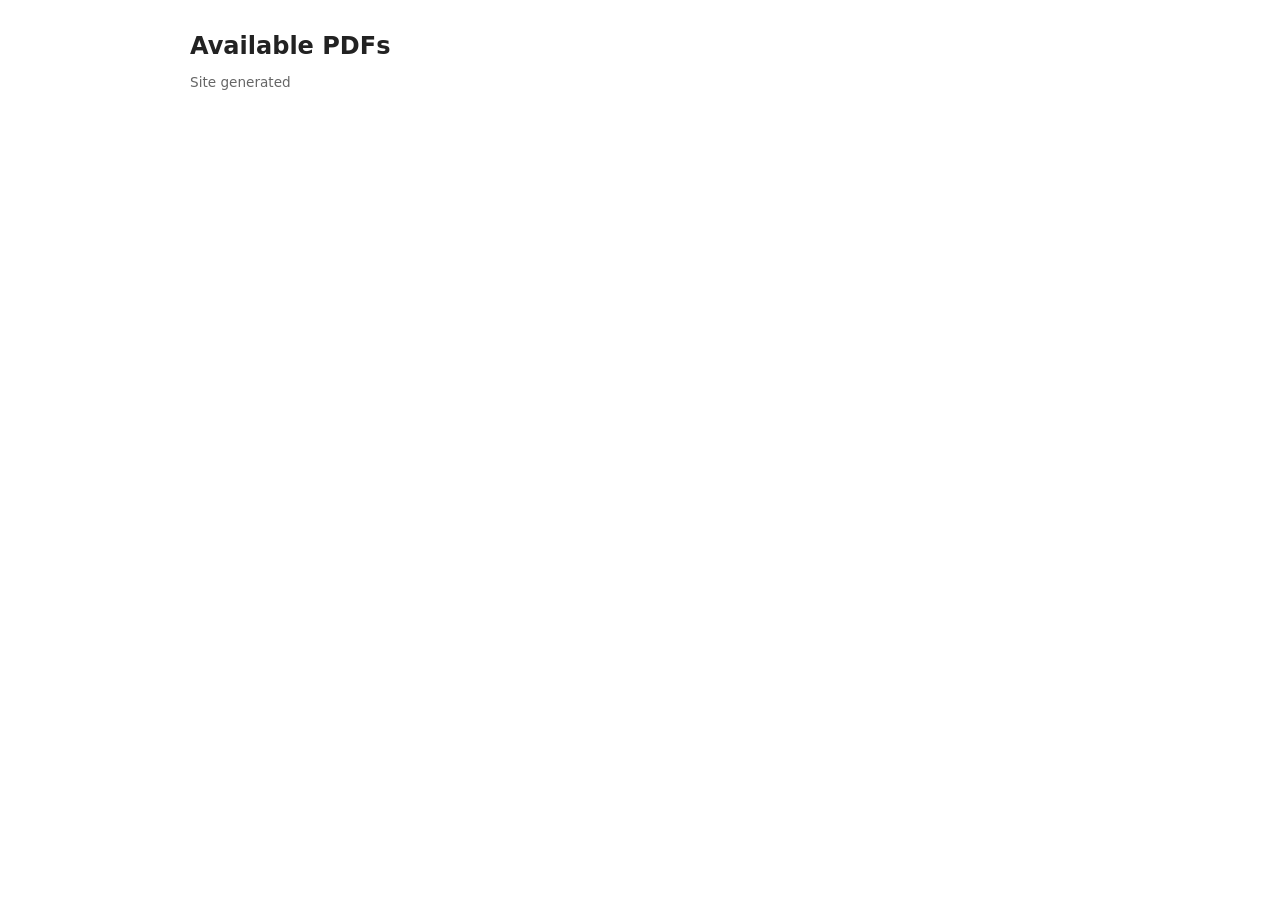
<file: site/index.html>
<!doctype html>
<html>
<head>
  <meta charset="utf-8">
  <title>capTemplate PDFs</title>
  <link rel="stylesheet" href="style.css">
</head>
<body>
  <h1>Available PDFs</h1>
  <p class="generated-line">Site generated <!-- GENERATED --></p>
  <!-- PDF_LIST -->

  <script>
    // Times are written into the page as UTC, because the machine that builds
    // the site runs in UTC and cannot know where it will be read. Rewrite them
    // in the reader's own timezone. If this does not run, the UTC text that
    // was written into each element stands on its own.
    (function () {
      var stamps = document.querySelectorAll('time[datetime]');
      for (var i = 0; i < stamps.length; i++) {
        var el = stamps[i];
        var when = new Date(el.getAttribute('datetime'));
        if (isNaN(when.getTime())) continue;
        var shown;
        try {
          shown = when.toLocaleString(undefined, {
            year: 'numeric', month: 'short', day: 'numeric',
            hour: '2-digit', minute: '2-digit', timeZoneName: 'short'
          });
        } catch (e) {
          continue;  // very old browser: leave the UTC text in place
        }
        el.textContent = (el.getAttribute('data-prefix') || '') + shown;
        el.title = 'UTC: ' + el.getAttribute('datetime');
      }
    })();
  </script>
</body>
</html>
</file>
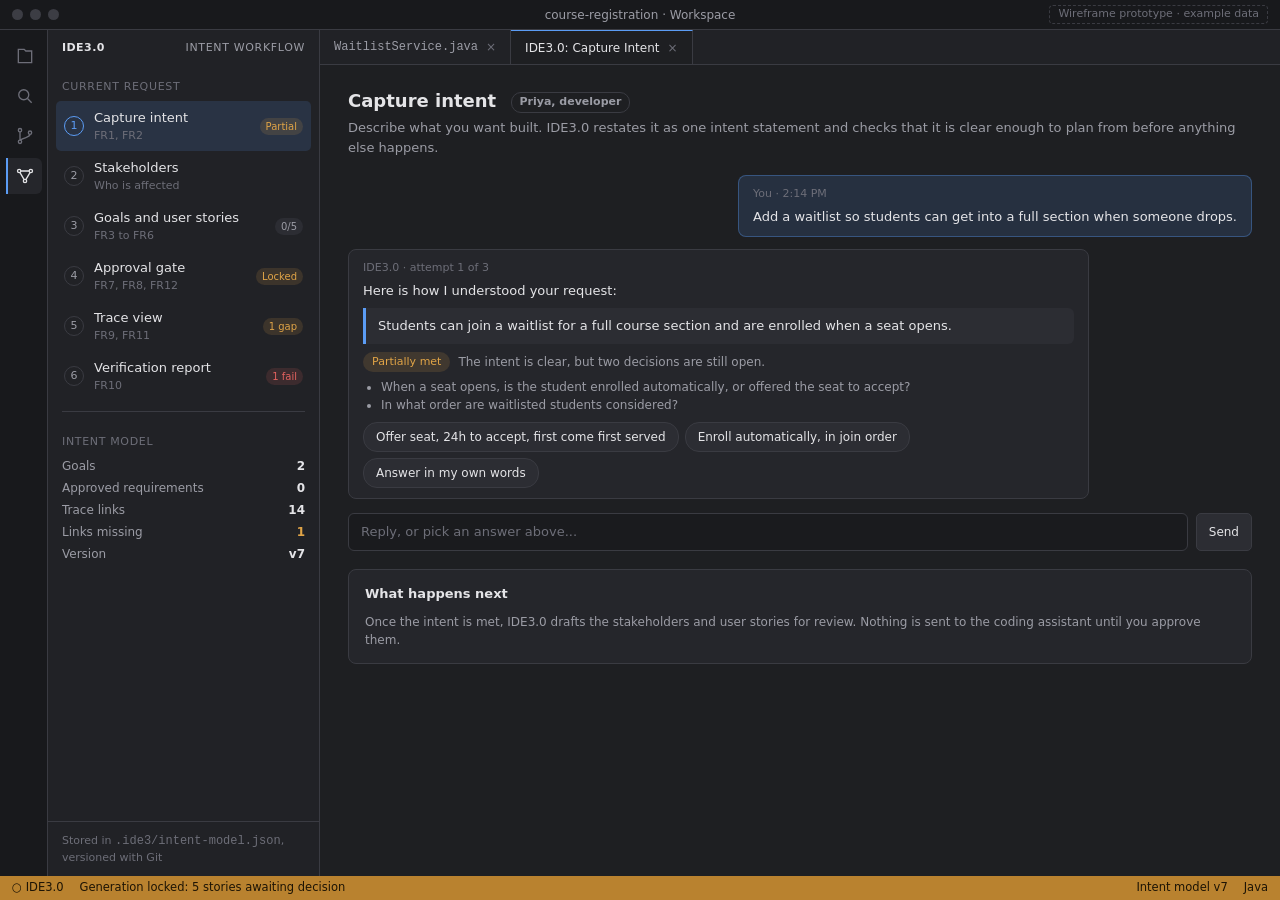
<file: docs/CDs/Wireframe/prototype/index.html>
<!doctype html>
<html lang="en">
<head>
<meta charset="utf-8">
<meta name="viewport" content="width=device-width, initial-scale=1">
<title>IDE3.0 Wireframe</title>
<!--
  IDE3.0 Wireframe Report (CD-Fall) - clickable prototype.
  Self-contained: no external scripts, fonts, or images, so it opens offline.
  Each screen has its own URL hash (#intent, #stakeholders, #stories, #gate,
  #trace, #verify) so screenshots for the report can be taken per screen.
  All project data shown is an invented example scenario.
-->
<style>
  :root {
    --bg: #1e1f22;
    --panel: #25262b;
    --panel-2: #2c2d33;
    --sidebar: #212226;
    --activity: #18191c;
    --border: #3a3b42;
    --text: #e4e4e7;
    --muted: #9b9ca5;
    --faint: #6d6e78;
    --accent: #5b9cf5;
    --accent-weak: rgba(91, 156, 245, 0.14);
    --ok: #4fb67d;
    --ok-weak: rgba(79, 182, 125, 0.14);
    --warn: #e0a447;
    --warn-weak: rgba(224, 164, 71, 0.14);
    --bad: #e3625f;
    --bad-weak: rgba(227, 98, 95, 0.14);
    --code: #1a1b1e;
    --mono: ui-monospace, "SF Mono", Menlo, Consolas, "Liberation Mono", monospace;
    --sans: system-ui, -apple-system, "Segoe UI", Roboto, "Helvetica Neue", Arial, sans-serif;
  }
  * { box-sizing: border-box; }
  html, body { margin: 0; height: 100%; }
  body {
    background: var(--bg);
    color: var(--text);
    font: 13px/1.5 var(--sans);
    overflow: hidden;
  }
  button { font: inherit; color: inherit; cursor: pointer; }
  .app { display: grid; grid-template-rows: 30px 1fr 24px; height: 100vh; }

  /* Title bar */
  .titlebar {
    display: flex; align-items: center; justify-content: center;
    background: var(--activity); border-bottom: 1px solid var(--border);
    color: var(--muted); font-size: 12px; position: relative;
  }
  .titlebar .dots { position: absolute; left: 12px; display: flex; gap: 7px; }
  .titlebar .dots span { width: 11px; height: 11px; border-radius: 50%; background: #3c3d44; }
  .titlebar .tag {
    position: absolute; right: 12px; font-size: 11px; color: var(--faint);
    border: 1px dashed var(--border); padding: 0 8px; border-radius: 4px;
  }

  .body { display: grid; grid-template-columns: 48px 272px 1fr; min-height: 0; }

  /* Activity bar */
  .activity {
    background: var(--activity); border-right: 1px solid var(--border);
    display: flex; flex-direction: column; align-items: center; padding-top: 8px; gap: 4px;
  }
  .activity .ico {
    width: 36px; height: 36px; border-radius: 6px; display: grid; place-items: center;
    color: var(--faint); border-left: 2px solid transparent;
  }
  .activity .ico.on { color: var(--text); border-left-color: var(--accent); background: var(--panel); border-radius: 0 6px 6px 0; }
  .activity svg { width: 20px; height: 20px; }

  /* Side bar */
  .sidebar { background: var(--sidebar); border-right: 1px solid var(--border); display: flex; flex-direction: column; min-height: 0; }
  .side-head {
    padding: 10px 14px; font-size: 11px; letter-spacing: 0.06em; text-transform: uppercase;
    color: var(--muted); display: flex; justify-content: space-between; align-items: center;
  }
  .side-head b { color: var(--text); font-weight: 600; letter-spacing: 0.04em; }
  .section-label { padding: 12px 14px 6px; font-size: 11px; color: var(--faint); text-transform: uppercase; letter-spacing: 0.06em; }
  .steps { list-style: none; margin: 0; padding: 0 8px; }
  .steps li button {
    width: 100%; display: grid; grid-template-columns: 22px 1fr auto; align-items: center; gap: 8px;
    background: none; border: 0; border-radius: 5px; padding: 7px 8px; text-align: left;
  }
  .steps li button:hover { background: var(--panel); }
  .steps li button.on { background: var(--accent-weak); }
  .steps .num {
    width: 20px; height: 20px; border-radius: 50%; display: grid; place-items: center;
    font-size: 11px; border: 1px solid var(--border); color: var(--muted);
  }
  .steps .done .num { background: var(--ok); border-color: var(--ok); color: #0d1f15; }
  .steps .cur .num { border-color: var(--accent); color: var(--accent); }
  .steps .name { font-size: 13px; }
  .steps .sub { display: block; font-size: 11px; color: var(--faint); }
  .steps .badge { font-size: 10px; padding: 1px 6px; border-radius: 9px; background: var(--panel-2); color: var(--muted); }
  .steps .badge.warn { background: var(--warn-weak); color: var(--warn); }
  .steps .badge.bad { background: var(--bad-weak); color: var(--bad); }
  .steps .badge.ok { background: var(--ok-weak); color: var(--ok); }
  .divider { height: 1px; background: var(--border); margin: 10px 14px; }
  .model-sum { padding: 0 14px; display: grid; grid-template-columns: 1fr auto; row-gap: 4px; color: var(--muted); font-size: 12px; }
  .model-sum b { color: var(--text); font-weight: 600; text-align: right; }
  .side-foot { margin-top: auto; padding: 10px 14px; font-size: 11px; color: var(--faint); border-top: 1px solid var(--border); }

  /* Editor area */
  .editor { display: grid; grid-template-rows: 35px 1fr; min-width: 0; min-height: 0; }
  .tabs { display: flex; background: var(--sidebar); border-bottom: 1px solid var(--border); }
  .tab { padding: 0 14px; display: flex; align-items: center; gap: 8px; font-size: 12px; color: var(--muted); border-right: 1px solid var(--border); }
  .tab.on { background: var(--bg); color: var(--text); border-top: 1px solid var(--accent); }
  .tab .x { color: var(--faint); }
  .view { overflow: auto; padding: 22px 28px 40px; }
  .screen { display: none; max-width: 1060px; }
  .screen.on { display: block; }
  h1 { font-size: 18px; margin: 0 0 4px; font-weight: 600; }
  .lede { color: var(--muted); margin: 0 0 18px; }
  .persona { display: inline-flex; gap: 6px; align-items: center; font-size: 11px; color: var(--muted); border: 1px solid var(--border); border-radius: 10px; padding: 1px 8px; margin-left: 8px; vertical-align: 2px; }
  h2 { font-size: 13px; margin: 0 0 10px; font-weight: 600; }

  .card { background: var(--panel); border: 1px solid var(--border); border-radius: 8px; padding: 14px 16px; margin-bottom: 14px; }
  .row { display: flex; gap: 14px; }
  .row > * { flex: 1; min-width: 0; }
  .muted { color: var(--muted); }
  .faint { color: var(--faint); }
  .small { font-size: 12px; }
  .mono { font-family: var(--mono); font-size: 12px; }

  .btn {
    border: 1px solid var(--border); background: var(--panel-2); border-radius: 5px;
    padding: 5px 12px; font-size: 12px;
  }
  .btn:hover { border-color: var(--muted); }
  .btn.primary { background: var(--accent); border-color: var(--accent); color: #0b1830; font-weight: 600; }
  .btn.primary:disabled { background: var(--panel-2); border-color: var(--border); color: var(--faint); cursor: not-allowed; }
  .btn.ok { color: var(--ok); }
  .btn.bad { color: var(--bad); }
  .btn.sel-ok { background: var(--ok-weak); border-color: var(--ok); color: var(--ok); }
  .btn.sel-bad { background: var(--bad-weak); border-color: var(--bad); color: var(--bad); }
  .btn.sel-edit { background: var(--warn-weak); border-color: var(--warn); color: var(--warn); }
  .actions { display: flex; gap: 8px; flex-wrap: wrap; align-items: center; }

  .pill { display: inline-block; font-size: 11px; padding: 1px 8px; border-radius: 10px; border: 1px solid transparent; white-space: nowrap; }
  .pill.ok { background: var(--ok-weak); color: var(--ok); }
  .pill.warn { background: var(--warn-weak); color: var(--warn); }
  .pill.bad { background: var(--bad-weak); color: var(--bad); }
  .pill.info { background: var(--accent-weak); color: var(--accent); }
  .pill.neutral { background: var(--panel-2); color: var(--muted); }

  /* Chat */
  .chat { display: flex; flex-direction: column; gap: 12px; }
  .msg { max-width: 82%; padding: 10px 14px; border-radius: 8px; }
  .msg.dev { align-self: flex-end; background: var(--accent-weak); border: 1px solid rgba(91,156,245,0.35); }
  .msg.sys { align-self: flex-start; background: var(--panel); border: 1px solid var(--border); }
  .msg .who { font-size: 11px; color: var(--faint); margin-bottom: 4px; }
  .intent-box { border-left: 3px solid var(--accent); background: var(--panel-2); padding: 8px 12px; border-radius: 0 6px 6px 0; margin: 8px 0; }
  .verdict { display: flex; gap: 8px; align-items: center; margin: 8px 0 4px; }
  .composer { margin-top: 14px; display: flex; gap: 8px; }
  .composer .input {
    flex: 1; background: var(--code); border: 1px solid var(--border); border-radius: 6px;
    padding: 8px 12px; color: var(--faint);
  }
  .quick { display: flex; gap: 6px; flex-wrap: wrap; margin-top: 8px; }
  .quick .btn { border-radius: 14px; }

  /* Lists */
  .list { display: flex; flex-direction: column; gap: 8px; }
  .item { display: grid; grid-template-columns: 1fr auto; gap: 12px; align-items: start; background: var(--panel-2); border: 1px solid var(--border); border-radius: 6px; padding: 10px 12px; }
  .item .t { font-weight: 600; }
  .item .d { color: var(--muted); font-size: 12px; }
  .item.declined { opacity: 0.55; }
  .item.declined .t { text-decoration: line-through; }

  .story { background: var(--panel-2); border: 1px solid var(--border); border-radius: 6px; padding: 12px 14px; margin-bottom: 10px; }
  .story.approved { border-color: rgba(79,182,125,0.55); }
  .story.rejected { border-color: rgba(227,98,95,0.55); opacity: 0.7; }
  .story.editing { border-color: rgba(224,164,71,0.6); }
  .story-head { display: flex; gap: 10px; align-items: center; margin-bottom: 6px; }
  .story-id { font-family: var(--mono); font-size: 11px; color: var(--accent); }
  .story-text { font-size: 13.5px; }
  .story-text em { color: var(--muted); font-style: normal; }
  .story-meta { display: grid; grid-template-columns: 1fr 1fr; gap: 10px; margin: 10px 0; font-size: 12px; }
  .story-meta .lab { color: var(--faint); font-size: 11px; text-transform: uppercase; letter-spacing: 0.05em; }
  .checks { display: flex; gap: 6px; flex-wrap: wrap; }
  .edit-area { display: none; margin: 8px 0; }
  .story.editing .edit-area { display: block; }
  .edit-area .input { background: var(--code); border: 1px solid var(--warn); border-radius: 6px; padding: 8px 10px; font-size: 13px; }
  .goal-head { display: flex; align-items: baseline; gap: 10px; margin: 18px 0 8px; }
  .goal-head:first-child { margin-top: 0; }
  .goal-id { font-family: var(--mono); font-size: 11px; color: var(--muted); }
  .progress { height: 6px; background: var(--panel-2); border-radius: 3px; overflow: hidden; margin: 6px 0 2px; }
  .progress > div { height: 100%; background: var(--ok); width: 0; transition: width 0.2s; }

  /* Tables */
  table { width: 100%; border-collapse: collapse; font-size: 12.5px; }
  th { text-align: left; color: var(--faint); font-weight: 500; font-size: 11px; text-transform: uppercase; letter-spacing: 0.05em; padding: 6px 8px; border-bottom: 1px solid var(--border); }
  td { padding: 8px; border-bottom: 1px solid var(--border); vertical-align: top; }
  tr:last-child td { border-bottom: 0; }
  td.mono { white-space: nowrap; }

  pre.code { background: var(--code); border: 1px solid var(--border); border-radius: 6px; padding: 10px 12px; margin: 0; font: 12px/1.55 var(--mono); color: #cfd0d6; overflow-x: auto; }
  .k { color: #c792ea; } .c { color: var(--faint); } .s { color: #a5d6a7; } .j { color: #e0a447; }
  .add { color: var(--ok); } .del { color: var(--bad); }

  .lock { display: flex; gap: 14px; align-items: center; padding: 14px 16px; border-radius: 8px; border: 1px solid var(--border); margin-bottom: 14px; }
  .lock.locked { background: var(--warn-weak); border-color: rgba(224,164,71,0.5); }
  .lock.open { background: var(--ok-weak); border-color: rgba(79,182,125,0.5); }
  .lock svg { width: 28px; height: 28px; flex: none; }
  .lock .big { font-size: 15px; font-weight: 600; }

  /* Trace */
  .trace { display: grid; grid-template-columns: 300px 1fr; gap: 14px; }
  .tree { background: var(--panel); border: 1px solid var(--border); border-radius: 8px; padding: 10px 8px; font-size: 12.5px; }
  .tree .node { display: flex; gap: 6px; align-items: center; padding: 4px 8px; border-radius: 4px; cursor: pointer; border: 0; background: none; width: 100%; text-align: left; }
  .tree .node:hover { background: var(--panel-2); }
  .tree .node.on { background: var(--accent-weak); }
  .tree .lvl1 { padding-left: 22px; } .tree .lvl2 { padding-left: 38px; }
  .tree .tid { font-family: var(--mono); font-size: 11px; color: var(--accent); min-width: 48px; }
  .tree .gid { font-family: var(--mono); font-size: 11px; color: var(--muted); min-width: 30px; }
  .warn-dot { width: 7px; height: 7px; border-radius: 50%; background: var(--warn); margin-left: auto; flex: none; }
  .link-row { display: grid; grid-template-columns: 70px 1fr auto; gap: 10px; align-items: center; padding: 7px 0; border-bottom: 1px solid var(--border); font-size: 12.5px; }
  .link-row:last-child { border-bottom: 0; }
  .kind { font-size: 10.5px; text-transform: uppercase; letter-spacing: 0.05em; color: var(--faint); }
  .quote { border-left: 3px solid var(--border); padding: 4px 0 4px 12px; color: var(--muted); margin: 6px 0; }
  .timeline { list-style: none; margin: 0; padding: 0; font-size: 12px; }
  .timeline li { display: grid; grid-template-columns: 92px 1fr; gap: 8px; padding: 4px 0; color: var(--muted); }
  .timeline li b { color: var(--text); font-weight: 500; }

  /* Status bar */
  .status { display: flex; align-items: center; gap: 16px; padding: 0 12px; font-size: 11.5px; background: var(--accent); color: #0b1830; }
  .status.locked { background: #b9822f; color: #1d1405; }
  .status.open { background: #3f9466; color: #06170e; }
  .status .grow { flex: 1; }

  /* Toast */
  .toast { position: fixed; right: 20px; bottom: 36px; background: var(--panel-2); border: 1px solid var(--border); border-radius: 6px; padding: 10px 14px; font-size: 12px; opacity: 0; transform: translateY(6px); transition: all 0.2s; pointer-events: none; max-width: 360px; }
  .toast.show { opacity: 1; transform: none; }
</style>
</head>
<body>
<div class="app">
  <div class="titlebar">
    <div class="dots"><span></span><span></span><span></span></div>
    course-registration &middot; Workspace
    <div class="tag">Wireframe prototype &middot; example data</div>
  </div>

  <div class="body">
    <!-- Activity bar: host IDE chrome, IDE3.0 adds one entry (AR1, ACCR1) -->
    <nav class="activity" aria-label="Activity bar">
      <div class="ico" title="Explorer"><svg viewBox="0 0 24 24" fill="none" stroke="currentColor" stroke-width="1.6"><path d="M4 4h7l2 2h7v14H4z"/></svg></div>
      <div class="ico" title="Search"><svg viewBox="0 0 24 24" fill="none" stroke="currentColor" stroke-width="1.6"><circle cx="10.5" cy="10.5" r="6"/><path d="M15 15l5 5"/></svg></div>
      <div class="ico" title="Source control"><svg viewBox="0 0 24 24" fill="none" stroke="currentColor" stroke-width="1.6"><circle cx="6" cy="5" r="2"/><circle cx="6" cy="19" r="2"/><circle cx="18" cy="8" r="2"/><path d="M6 7v10M18 10c0 4-6 3-12 7"/></svg></div>
      <div class="ico on" title="IDE3.0"><svg viewBox="0 0 24 24" fill="none" stroke="currentColor" stroke-width="1.6"><circle cx="5" cy="6" r="2"/><circle cx="19" cy="6" r="2"/><circle cx="12" cy="18" r="2"/><path d="M7 6h10M6 8l5 8.3M18 8l-5 8.3"/></svg></div>
    </nav>

    <!-- IDE3.0 side bar: workflow stepper + intent model summary (EUR2) -->
    <aside class="sidebar">
      <div class="side-head"><b>IDE3.0</b><span>Intent workflow</span></div>
      <div class="section-label">Current request</div>
      <ul class="steps" id="steps"></ul>
      <div class="divider"></div>
      <div class="section-label">Intent model</div>
      <div class="model-sum">
        <span>Goals</span><b>2</b>
        <span>Approved requirements</span><b id="sumApproved">0</b>
        <span>Trace links</span><b>14</b>
        <span>Links missing</span><b id="sumMissing" style="color:var(--warn)">1</b>
        <span>Version</span><b>v7</b>
      </div>
      <div class="side-foot">Stored in <span class="mono">.ide3/intent-model.json</span>, versioned with Git</div>
    </aside>

    <main class="editor">
      <div class="tabs">
        <div class="tab"><span class="mono">WaitlistService.java</span><span class="x">&times;</span></div>
        <div class="tab on" id="tabTitle">IDE3.0: Capture Intent <span class="x">&times;</span></div>
      </div>
      <div class="view" id="view">

        <!-- ============ 1. CAPTURE INTENT ============ -->
        <section class="screen" id="s-intent" data-title="Capture Intent">
          <h1>Capture intent <span class="persona">Priya, developer</span></h1>
          <p class="lede">Describe what you want built. IDE3.0 restates it as one intent statement and checks that it is clear enough to plan from before anything else happens.</p>

          <div class="chat" id="chat">
            <div class="msg dev">
              <div class="who">You &middot; 2:14 PM</div>
              Add a waitlist so students can get into a full section when someone drops.
            </div>
            <div class="msg sys">
              <div class="who">IDE3.0 &middot; attempt 1 of 3</div>
              Here is how I understood your request:
              <div class="intent-box">Students can join a waitlist for a full course section and are enrolled when a seat opens.</div>
              <div class="verdict"><span class="pill warn">Partially met</span><span class="small muted">The intent is clear, but two decisions are still open.</span></div>
              <ul class="small" style="margin:6px 0 0 0;padding-left:18px;color:var(--muted)">
                <li>When a seat opens, is the student enrolled automatically, or offered the seat to accept?</li>
                <li>In what order are waitlisted students considered?</li>
              </ul>
              <div class="quick">
                <button class="btn" data-quick="Offer the seat, 24 hours to accept, first come first served">Offer seat, 24h to accept, first come first served</button>
                <button class="btn" data-quick="Enroll automatically, in join order">Enroll automatically, in join order</button>
                <button class="btn" data-quick="other">Answer in my own words</button>
              </div>
            </div>
          </div>

          <div class="composer">
            <div class="input" id="composer">Reply, or pick an answer above...</div>
            <button class="btn" id="btnRefine">Send</button>
          </div>

          <div class="card" style="margin-top:18px">
            <h2>What happens next</h2>
            <div class="small muted">Once the intent is met, IDE3.0 drafts the stakeholders and user stories for review. Nothing is sent to the coding assistant until you approve them.</div>
          </div>
        </section>

        <!-- ============ 2. STAKEHOLDERS ============ -->
        <section class="screen" id="s-stakeholders" data-title="Stakeholders">
          <h1>Stakeholders <span class="persona">Priya, developer</span></h1>
          <p class="lede">Who is affected by this feature. IDE3.0 drafted this list from your intent and the project's existing model. Edit it, then confirm.</p>

          <div class="intent-box" style="margin-bottom:16px">
            <span class="small faint">Approved intent:</span><br>
            Students can join a waitlist for a full section. When a seat opens, it is offered to the earliest waitlisted student, who has 24 hours to accept.
          </div>

          <div class="row">
            <div class="card">
              <h2>Draft v2 <span class="pill neutral" style="margin-left:6px">4 stakeholders</span></h2>
              <div class="list" id="shList">
                <div class="item"><div><div class="t">Student</div><div class="d">Joins the waitlist, receives and accepts seat offers. Primary user.</div></div><span class="pill info">Primary</span></div>
                <div class="item"><div><div class="t">Registrar's office</div><div class="d">Owns enrolment policy: offer window, waitlist caps, overrides.</div></div><span class="pill neutral">Policy owner</span></div>
                <div class="item"><div><div class="t">Instructor</div><div class="d">Sees the waitlist for their section; cannot reorder it.</div></div><span class="pill neutral">Viewer</span></div>
                <div class="item"><div><div class="t">Notification service</div><div class="d">Existing system that sends the offer email and expiry reminder.</div></div><span class="pill neutral">External system</span></div>
              </div>
            </div>
            <div class="card">
              <h2>Suggested by IDE3.0</h2>
              <div class="small muted" style="margin-bottom:10px">Found by checking who supplies, uses, or is constrained by the feature.</div>
              <div class="list" id="shSuggest">
                <div class="item" data-sh="acc">
                  <div><div class="t">Accessibility services</div><div class="d">Students with accommodations may need a longer offer window.</div></div>
                  <div class="actions"><button class="btn ok" data-sh-act="add">Add</button><button class="btn" data-sh-act="decline">Decline</button></div>
                </div>
                <div class="item" data-sh="fin">
                  <div><div class="t">Student financial services</div><div class="d">Enrolment changes can affect tuition holds and payment deadlines.</div></div>
                  <div class="actions"><button class="btn ok" data-sh-act="add">Add</button><button class="btn" data-sh-act="decline">Decline</button></div>
                </div>
              </div>
              <div class="section-label" style="padding-left:0">Declined</div>
              <div class="list" id="shDeclined">
                <div class="item declined"><div><div class="t">Teaching assistants</div><div class="d">Declined in v1: no waitlist role.</div></div><span class="pill neutral">v1</span></div>
              </div>
            </div>
          </div>
          <div class="actions">
            <button class="btn primary" id="btnConfirmSh">Confirm stakeholders</button>
            <span class="small faint" id="shNote">Confirming saves draft v2 and moves on to goals and user stories.</span>
          </div>
        </section>

        <!-- ============ 3. GOALS AND USER STORIES ============ -->
        <section class="screen" id="s-stories" data-title="Goals and User Stories">
          <h1>Goals and user stories <span class="persona">Priya, developer</span></h1>
          <p class="lede">Each story is a proposal. Approve, edit, or reject it. Only approved stories become requirements in the intent model.</p>

          <div class="card" style="padding:10px 16px">
            <div class="row" style="align-items:center">
              <div><b id="decidedCount">0 of 5</b> <span class="muted">decided</span>
                <div class="progress"><div id="progressBar"></div></div>
              </div>
              <div class="small muted" style="flex:2">Quality checks flag stories that are not atomic, well-formed, or unambiguous. A flagged story can still be approved.</div>
            </div>
          </div>

          <div id="storyList"></div>

          <div class="actions" style="margin-top:6px">
            <button class="btn primary" id="btnToGate" disabled>Review approved set</button>
            <span class="small faint" id="storiesNote">Decide every story to continue.</span>
          </div>
        </section>

        <!-- ============ 4. APPROVAL GATE ============ -->
        <section class="screen" id="s-gate" data-title="Approval Gate">
          <h1>Approval gate <span class="persona">Priya, developer</span></h1>
          <p class="lede">The coding assistant is blocked from writing code for this request until the approved set is released.</p>

          <div class="lock locked" id="lockBox">
            <svg viewBox="0 0 24 24" fill="none" stroke="currentColor" stroke-width="1.8" id="lockIcon"><rect x="5" y="11" width="14" height="10" rx="2"/><path d="M8 11V7a4 4 0 0 1 8 0v4"/></svg>
            <div>
              <div class="big" id="lockTitle">Generation locked</div>
              <div class="small" id="lockSub">Release the approved set to let the assistant start.</div>
            </div>
          </div>

          <div class="row">
            <div class="card">
              <h2>Approved set (proposal v3)</h2>
              <table>
                <thead><tr><th>ID</th><th>Requirement</th><th>Status</th></tr></thead>
                <tbody id="gateTable"></tbody>
              </table>
            </div>
            <div class="card">
              <h2>Compiled contract preview</h2>
              <div class="small muted" style="margin-bottom:8px">Generated from REQ-3 and NFR-1. The assistant's code must satisfy it.</div>
<pre class="code"><span class="c">// REQ-3, NFR-1: offer the freed seat in join order</span>
<span class="j">/*@ requires</span> section.isFull() == false;
<span class="j">  @ requires</span> !waitlist.isEmpty();
<span class="j">  @ ensures</span> \result == \old(waitlist.earliestEligible());
<span class="j">  @ ensures</span> \result.offerExpiresAt() ==
<span class="j">  @</span>         now().plusHours(policy.offerWindow());
<span class="j">  @*/</span>
<span class="k">Offer</span> offerSeat(<span class="k">Section</span> section);</pre>
              <div class="small faint" style="margin-top:8px">Checked with OpenJML and the JUnit tests in the Verify step.</div>
            </div>
          </div>

          <div class="card">
            <h2>Instruction sent to the assistant</h2>
<pre class="code" id="instr">Implement exactly REQ-1, REQ-2, REQ-3, REQ-4 and NFR-1 from intent model v7.
Do not implement US-5 (rejected: out of scope for this release).
Every new public method must satisfy its compiled contract.
Report the files and tests you changed so IDE3.0 can link them.</pre>
          </div>

          <div class="actions">
            <button class="btn primary" id="btnRelease">Release to assistant</button>
            <button class="btn" data-go="stories">Back to stories</button>
          </div>
        </section>

        <!-- ============ 5. TRACE VIEW ============ -->
        <section class="screen" id="s-trace" data-title="Trace View">
          <h1>Trace view <span class="persona">Sam, new team member</span></h1>
          <p class="lede">Why does this code exist? Pick any requirement to see where it came from and what implements and tests it.</p>

          <div class="trace">
            <div class="tree" id="tree">
              <div class="section-label" style="padding:4px 8px 8px">Intent model v7</div>
              <button class="node" data-node="G1"><span class="gid">G1</span>Fill freed seats fairly</button>
              <button class="node lvl1" data-node="REQ-1"><span class="tid">REQ-1</span>Join waitlist</button>
              <button class="node lvl1 on" data-node="REQ-3"><span class="tid">REQ-3</span>Offer seat in order</button>
              <button class="node lvl1" data-node="NFR-1"><span class="tid">NFR-1</span>First come, first served</button>
              <button class="node" data-node="G2"><span class="gid">G2</span>Keep students informed</button>
              <button class="node lvl1" data-node="REQ-2"><span class="tid">REQ-2</span>See waitlist position</button>
              <button class="node lvl1" data-node="REQ-4"><span class="tid">REQ-4</span>Offer expiry reminder <span class="warn-dot" title="Missing test link"></span></button>
            </div>

            <div id="traceDetail"></div>
          </div>
        </section>

        <!-- ============ 6. VERIFICATION REPORT ============ -->
        <section class="screen" id="s-verify" data-title="Verification Report">
          <h1>Verification report <span class="persona">Daniel, technical lead</span></h1>
          <p class="lede">A change from the coding assistant, checked against the intent model before it can be merged.</p>

          <div class="card">
            <div class="row" style="align-items:center">
              <div>
                <div class="small faint">Change</div>
                <div><b>"Prioritise upper-year students on the waitlist"</b></div>
                <div class="small muted">Assistant session 14 &middot; 2 files &middot; branch <span class="mono">waitlist-priority</span></div>
              </div>
              <div style="flex:none"><span class="pill bad" style="font-size:12px;padding:3px 12px">2 items violated</span></div>
            </div>
          </div>

          <div class="row">
            <div class="card" style="flex:1.25">
              <h2>Checks against intent model v7</h2>
              <table>
                <thead><tr><th>Item</th><th>Result</th><th>Evidence</th></tr></thead>
                <tbody>
                  <tr><td><span class="story-id">NFR-1</span><br>First come, first served</td><td><span class="pill bad">Violated</span></td><td class="small">Contract <span class="mono">offerSeat</span>: <span class="mono">\result == earliestEligible()</span> fails when an upper-year student joined later. Test <span class="mono">offersInJoinOrder</span> fails.</td></tr>
                  <tr><td><span class="story-id">REQ-3</span><br>Offer seat in order</td><td><span class="pill bad">Violated</span></td><td class="small">Depends on NFR-1.</td></tr>
                  <tr><td><span class="story-id">REQ-1</span><br>Join waitlist</td><td><span class="pill ok">Satisfied</span></td><td class="small">4 of 4 tests pass. Contract holds.</td></tr>
                  <tr><td><span class="story-id">REQ-2</span><br>See waitlist position</td><td><span class="pill warn">Changed</span></td><td class="small">Position is no longer join order. Behaviour still matches the text, but the meaning changed.</td></tr>
                  <tr><td><span class="story-id">REQ-4</span><br>Offer expiry reminder</td><td><span class="pill neutral">Not touched</span></td><td class="small">No linked code changed.</td></tr>
                </tbody>
              </table>
            </div>
            <div class="card">
              <h2>Diff (trace-linked lines)</h2>
<pre class="code"><span class="c">WaitlistService.java  REQ-3, NFR-1</span>
  public Offer offerSeat(Section s) {
<span class="del">-   Entry next = waitlist.earliestEligible();</span>
<span class="add">+   Entry next = waitlist.stream()</span>
<span class="add">+     .filter(Entry::isEligible)</span>
<span class="add">+     .max(byYearThenJoinTime)</span>
<span class="add">+     .orElseThrow();</span>
    return offers.create(next, policy);
  }</pre>
              <div class="small muted" style="margin-top:10px">Rationale on record for NFR-1:</div>
              <div class="quote small">"Registrar policy: seats are offered strictly in the order students joined."</div>
            </div>
          </div>

          <div class="card">
            <h2>What do you want to do?</h2>
            <div class="actions" id="verifyActions">
              <button class="btn bad" data-v="reject">Reject change</button>
              <button class="btn" data-v="return">Return to assistant with violations</button>
              <button class="btn" data-v="propose">Propose changing NFR-1</button>
            </div>
            <div class="small faint" style="margin-top:8px" id="verifyNote">Changing a requirement goes back through review and approval. It is never changed silently by code.</div>
          </div>
        </section>
      </div>
    </main>
  </div>

  <footer class="status locked" id="statusBar">
    <span>&#9675; IDE3.0</span>
    <span id="statusText">Generation locked: approval pending</span>
    <span class="grow"></span>
    <span>Intent model v7</span>
    <span>Java</span>
  </footer>
</div>
<div class="toast" id="toast"></div>

<script>
(function () {
  "use strict";

  var SCREENS = [
    { id: "intent", name: "Capture intent", sub: "FR1, FR2" },
    { id: "stakeholders", name: "Stakeholders", sub: "Who is affected" },
    { id: "stories", name: "Goals and user stories", sub: "FR3 to FR6" },
    { id: "gate", name: "Approval gate", sub: "FR7, FR8, FR12" },
    { id: "trace", name: "Trace view", sub: "FR9, FR11" },
    { id: "verify", name: "Verification report", sub: "FR10" }
  ];

  var state = {
    intentMet: false,
    shConfirmed: false,
    released: false,
    stories: [
      { id: "US-1", goal: "G1", req: "REQ-1", role: "student", want: "join the waitlist for a full section", why: "I can get a seat if one opens",
        source: "\"so students can get into a full section\"", rationale: "Core of the request.", checks: [["ok", "Atomic"], ["ok", "Well-formed"], ["ok", "Unambiguous"]], status: "pending" },
      { id: "US-2", goal: "G2", req: "REQ-2", role: "student", want: "see my position on the waitlist", why: "I can decide whether to keep waiting or pick another section",
        source: "Inferred from stakeholder: Student", rationale: "Students cannot plan without it.", checks: [["ok", "Atomic"], ["ok", "Well-formed"], ["ok", "Unambiguous"]], status: "pending" },
      { id: "US-3", goal: "G1", req: "REQ-3", role: "student", want: "be offered a freed seat in the order I joined, with 24 hours to accept", why: "the process is fair and I am not enrolled in something I no longer want",
        source: "Clarification, attempt 2", rationale: "Registrar policy: seats are offered strictly in join order.", checks: [["warn", "Atomic? Two behaviours"], ["ok", "Well-formed"], ["ok", "Unambiguous"]], status: "pending" },
      { id: "US-4", goal: "G2", req: "REQ-4", role: "student", want: "get a reminder 4 hours before my seat offer expires", why: "I do not lose the seat by missing an email",
        source: "Stakeholder: Notification service", rationale: "Offers expire; a missed offer is the most likely complaint.", checks: [["ok", "Atomic"], ["ok", "Well-formed"], ["warn", "Unambiguous? Which channel"]], status: "pending" },
      { id: "US-5", goal: "G1", req: "REQ-5", role: "registrar", want: "move a student to the top of a waitlist", why: "I can handle special cases",
        source: "Stakeholder: Registrar's office", rationale: "Requested override; conflicts with NFR-1 unless audited.", checks: [["ok", "Atomic"], ["ok", "Well-formed"], ["bad", "Conflicts with NFR-1"]], status: "pending" }
    ]
  };

  var TRACE = {
    "REQ-3": {
      title: "Offer a freed seat to the earliest eligible waitlisted student, with 24 hours to accept",
      story: "US-3", goal: "G1 Fill freed seats fairly", version: "v7",
      rationale: "Registrar policy: seats are offered strictly in the order students joined. A timed offer avoids enrolling students who have since changed plans.",
      request: "Add a waitlist so students can get into a full section when someone drops.",
      clarification: "Offer the seat, 24 hours to accept, first come first served.",
      who: "Priya, Nov 10, 2:14 PM",
      links: [
        ["Code", "WaitlistService.java : offerSeat()", "ok", "Linked"],
        ["Code", "OfferRepository.java : create()", "ok", "Linked"],
        ["Contract", "offerSeat requires / ensures (JML)", "ok", "Holds"],
        ["Test", "WaitlistServiceTest : offersInJoinOrder", "ok", "Passing"],
        ["Test", "WaitlistServiceTest : offerExpiresAfterWindow", "ok", "Passing"]
      ],
      history: [["Nov 10", "Proposed as US-3 (attempt 2 clarification)"], ["Nov 10", "Edited by Priya: added \"eligible\""], ["Nov 10", "Approved, became REQ-3"], ["Nov 12", "Linked to 2 files and 2 tests"]]
    },
    "REQ-1": {
      title: "Let a student join the waitlist for a full section", story: "US-1", goal: "G1 Fill freed seats fairly", version: "v7",
      rationale: "Core of the request.", request: "Add a waitlist so students can get into a full section when someone drops.", clarification: "", who: "Priya, Nov 10, 2:14 PM",
      links: [["Code", "WaitlistController.java : join()", "ok", "Linked"], ["Code", "WaitlistService.java : add()", "ok", "Linked"], ["Test", "WaitlistServiceTest : joinFullSection", "ok", "Passing"]],
      history: [["Nov 10", "Proposed as US-1"], ["Nov 10", "Approved, became REQ-1"]]
    },
    "NFR-1": {
      title: "Seats are offered strictly in the order students joined (first come, first served)", story: "US-3", goal: "G1 Fill freed seats fairly", version: "v7",
      rationale: "Registrar policy. Fairness complaints are the main risk of any waitlist.", request: "Add a waitlist so students can get into a full section when someone drops.", clarification: "Offer the seat, 24 hours to accept, first come first served.", who: "Priya, Nov 10, 2:16 PM",
      links: [["Contract", "offerSeat ensures earliestEligible()", "ok", "Holds"], ["Test", "WaitlistServiceTest : offersInJoinOrder", "ok", "Passing"]],
      history: [["Nov 10", "Extracted as quality constraint from clarification"], ["Nov 10", "Approved, became NFR-1"]]
    },
    "REQ-2": {
      title: "Show a student their position on the waitlist", story: "US-2", goal: "G2 Keep students informed", version: "v7",
      rationale: "Students cannot plan without it.", request: "Add a waitlist so students can get into a full section when someone drops.", clarification: "", who: "Inferred from stakeholder Student",
      links: [["Code", "WaitlistController.java : position()", "ok", "Linked"], ["Test", "WaitlistControllerTest : showsPosition", "ok", "Passing"]],
      history: [["Nov 10", "Proposed as US-2"], ["Nov 10", "Approved, became REQ-2"]]
    },
    "REQ-4": {
      title: "Send a reminder 4 hours before a seat offer expires", story: "US-4", goal: "G2 Keep students informed", version: "v7",
      rationale: "Offers expire; a missed offer is the most likely complaint.", request: "Add a waitlist so students can get into a full section when someone drops.", clarification: "", who: "Suggested via stakeholder Notification service",
      links: [["Code", "OfferReminderJob.java : run()", "ok", "Linked"], ["Test", "No test linked", "warn", "Missing"]],
      history: [["Nov 10", "Proposed as US-4"], ["Nov 10", "Edited: channel set to email"], ["Nov 10", "Approved, became REQ-4"]]
    }
  };

  function $(sel, root) { return (root || document).querySelector(sel); }
  function $all(sel, root) { return Array.prototype.slice.call((root || document).querySelectorAll(sel)); }

  function toast(msg) {
    var t = $("#toast");
    t.textContent = msg;
    t.classList.add("show");
    clearTimeout(toast._t);
    toast._t = setTimeout(function () { t.classList.remove("show"); }, 2600);
  }

  function decided() { return state.stories.filter(function (s) { return s.status !== "pending" && s.status !== "editing"; }).length; }
  function approved() { return state.stories.filter(function (s) { return s.status === "approved"; }); }

  /* ---------- Side bar stepper ---------- */
  function renderSteps(current) {
    var ul = $("#steps");
    ul.innerHTML = "";
    var idx = SCREENS.findIndex(function (s) { return s.id === current; });
    SCREENS.forEach(function (s, i) {
      var li = document.createElement("li");
      var cls = i < idx ? "done" : (i === idx ? "cur" : "");
      var badge = "";
      if (s.id === "intent") badge = state.intentMet ? '<span class="badge ok">Met</span>' : '<span class="badge warn">Partial</span>';
      if (s.id === "stories") badge = '<span class="badge">' + decided() + "/5</span>";
      if (s.id === "gate") badge = state.released ? '<span class="badge ok">Open</span>' : '<span class="badge warn">Locked</span>';
      if (s.id === "trace") badge = '<span class="badge warn">1 gap</span>';
      if (s.id === "verify") badge = '<span class="badge bad">1 fail</span>';
      li.innerHTML = '<button class="' + cls + (i === idx ? " on" : "") + '" data-go="' + s.id + '">' +
        '<span class="num">' + (i < idx ? "&#10003;" : (i + 1)) + "</span>" +
        '<span><span class="name">' + s.name + '</span><span class="sub">' + s.sub + "</span></span>" + badge + "</button>";
      ul.appendChild(li);
    });
  }

  function renderStatus() {
    var bar = $("#statusBar"), txt = $("#statusText");
    var pending = state.stories.length - decided();
    bar.className = "status " + (state.released ? "open" : "locked");
    if (state.released) txt.textContent = "Generation allowed for REQ-1 to REQ-4, NFR-1";
    else if (pending > 0) txt.textContent = "Generation locked: " + pending + " " + (pending === 1 ? "story" : "stories") + " awaiting decision";
    else txt.textContent = "Generation locked: approved set not yet released";
    $("#sumApproved").textContent = String(approved().length + (approved().length ? 1 : 0));
  }

  /* ---------- Screen 1: intent ---------- */
  function answerIntent(text) {
    if (state.intentMet) return;
    var chat = $("#chat");
    var dev = document.createElement("div");
    dev.className = "msg dev";
    dev.innerHTML = '<div class="who">You &middot; 2:16 PM</div>' + text;
    chat.appendChild(dev);
    var sys = document.createElement("div");
    sys.className = "msg sys";
    sys.innerHTML = '<div class="who">IDE3.0 &middot; attempt 2 of 3</div>Updated intent statement:' +
      '<div class="intent-box">Students can join a waitlist for a full section. When a seat opens, it is offered to the earliest waitlisted student, who has 24 hours to accept.</div>' +
      '<div class="verdict"><span class="pill ok">Met</span><span class="small muted">Clear enough to identify stakeholders and draft user stories.</span></div>' +
      '<div class="small muted">I also recorded "first come, first served" as a quality constraint, with your answer as its rationale.</div>' +
      '<div class="actions" style="margin-top:10px"><button class="btn primary" data-go="stakeholders">Accept intent and continue</button><button class="btn" id="btnEditIntent">Edit statement</button></div>';
    chat.appendChild(sys);
    state.intentMet = true;
    $("#composer").textContent = "Reply, or pick an answer above...";
    $all("[data-quick]").forEach(function (b) { b.disabled = true; });
    renderSteps("intent");
    $("#view").scrollTop = 99999;
  }

  /* ---------- Screen 2: stakeholders ---------- */
  function stakeholderAction(item, act) {
    var name = $(".t", item).textContent;
    var desc = $(".d", item).textContent;
    if (act === "add") {
      var n = document.createElement("div");
      n.className = "item";
      n.innerHTML = '<div><div class="t">' + name + '</div><div class="d">' + desc + '</div></div><span class="pill ok">Added</span>';
      $("#shList").appendChild(n);
      toast(name + " added to draft v2.");
    } else {
      var d = document.createElement("div");
      d.className = "item declined";
      d.innerHTML = '<div><div class="t">' + name + '</div><div class="d">Declined in v2.</div></div><span class="pill neutral">v2</span>';
      $("#shDeclined").appendChild(d);
      toast(name + " declined. IDE3.0 will not suggest it again for this request.");
    }
    item.remove();
    var count = $all("#shList .item").length;
    $("#s-stakeholders .pill.neutral").textContent = count + " stakeholders";
  }

  /* ---------- Screen 3: stories ---------- */
  function renderStories() {
    var root = $("#storyList");
    root.innerHTML = "";
    var goals = { G1: "Fill freed seats fairly", G2: "Keep students informed" };
    Object.keys(goals).forEach(function (g) {
      var head = document.createElement("div");
      head.className = "goal-head";
      head.innerHTML = '<span class="goal-id">' + g + "</span><b>" + goals[g] + "</b>";
      root.appendChild(head);
      state.stories.filter(function (s) { return s.goal === g; }).forEach(function (s) {
        var el = document.createElement("div");
        el.className = "story " + s.status;
        var statusPill = { pending: '<span class="pill neutral">Pending</span>', approved: '<span class="pill ok">Approved, ' + s.req + "</span>",
          rejected: '<span class="pill bad">Rejected</span>', editing: '<span class="pill warn">Editing</span>' }[s.status];
        el.innerHTML =
          '<div class="story-head"><span class="story-id">' + s.id + "</span>" + statusPill + "</div>" +
          '<div class="story-text"><em>As a</em> ' + s.role + ", <em>I want to</em> " + s.want + ", <em>so that</em> " + s.why + ".</div>" +
          '<div class="edit-area"><div class="input" contenteditable="true">As a ' + s.role + ", I want to " + s.want + ", so that " + s.why + ".</div></div>" +
          '<div class="story-meta"><div><div class="lab">Came from</div>' + s.source + '</div><div><div class="lab">Rationale</div>' + s.rationale + "</div></div>" +
          '<div class="row" style="align-items:center"><div class="checks">' +
          s.checks.map(function (c) { return '<span class="pill ' + c[0] + '">' + c[1] + "</span>"; }).join("") +
          '</div><div class="actions" style="justify-content:flex-end;flex:none">' +
          (s.status === "editing"
            ? '<button class="btn sel-edit" data-story="' + s.id + '" data-act="save">Save edit</button>'
            : '<button class="btn ' + (s.status === "approved" ? "sel-ok" : "ok") + '" data-story="' + s.id + '" data-act="approve">Approve</button>' +
              '<button class="btn" data-story="' + s.id + '" data-act="edit">Edit</button>' +
              '<button class="btn ' + (s.status === "rejected" ? "sel-bad" : "bad") + '" data-story="' + s.id + '" data-act="reject">Reject</button>') +
          "</div></div>";
        root.appendChild(el);
      });
    });
    var d = decided();
    $("#decidedCount").textContent = d + " of 5";
    $("#progressBar").style.width = (d / 5 * 100) + "%";
    var ready = d === 5 && approved().length > 0;
    $("#btnToGate").disabled = !ready;
    $("#storiesNote").textContent = ready ? approved().length + " approved, " + (5 - approved().length) + " rejected. Ready for the approval gate." : "Decide every story to continue.";
    renderGate();
    renderStatus();
  }

  function storyAction(id, act) {
    var s = state.stories.find(function (x) { return x.id === id; });
    if (act === "approve") s.status = s.status === "approved" ? "pending" : "approved";
    if (act === "reject") s.status = s.status === "rejected" ? "pending" : "rejected";
    if (act === "edit") s.status = "editing";
    if (act === "save") {
      var txt = $("#storyList [data-story='" + id + "']").closest(".story").querySelector(".edit-area .input").textContent;
      var m = txt.match(/As an? (.+?), I want to (.+?), so that (.+?)\.?$/i);
      if (m) { s.role = m[1]; s.want = m[2]; s.why = m[3]; }
      s.status = "approved";
      toast(id + " edited and approved. The edit is kept in its history.");
    }
    if (state.released && act !== "edit") { state.released = false; toast("Approved set changed. Generation locked again until you re-release."); }
    renderStories();
    renderSteps("stories");
  }

  /* ---------- Screen 4: gate ---------- */
  function renderGate() {
    var tb = $("#gateTable");
    tb.innerHTML = "";
    state.stories.forEach(function (s) {
      var pill = s.status === "approved" ? '<span class="pill ok">Approved</span>' : s.status === "rejected" ? '<span class="pill bad">Rejected</span>' : '<span class="pill warn">Undecided</span>';
      tb.insertAdjacentHTML("beforeend", "<tr><td class=\"mono\">" + (s.status === "approved" ? s.req : s.id) + "</td><td>" + s.want.charAt(0).toUpperCase() + s.want.slice(1) + "</td><td>" + pill + "</td></tr>");
    });
    tb.insertAdjacentHTML("beforeend", '<tr><td class="mono">NFR-1</td><td>Offer seats first come, first served</td><td><span class="pill ok">Approved</span></td></tr>');
    var allDecided = decided() === 5 && approved().length > 0;
    var btn = $("#btnRelease");
    btn.disabled = !allDecided || state.released;
    btn.textContent = state.released ? "Released" : "Release to assistant";
    var box = $("#lockBox");
    box.className = "lock " + (state.released ? "open" : "locked");
    $("#lockTitle").textContent = state.released ? "Generation allowed" : "Generation locked";
    $("#lockSub").textContent = state.released ? "The assistant received the instruction below. Its changes will be checked in the Verify step."
      : (allDecided ? "Every story is decided. Release the approved set to let the assistant start." : (5 - decided()) + " stories still need a decision before release.");
    $("#lockIcon").innerHTML = state.released ? '<rect x="5" y="11" width="14" height="10" rx="2"/><path d="M8 11V7a4 4 0 0 1 7.5-2"/>' : '<rect x="5" y="11" width="14" height="10" rx="2"/><path d="M8 11V7a4 4 0 0 1 8 0v4"/>';
    var appr = approved().map(function (s) { return s.req; });
    var rej = state.stories.filter(function (s) { return s.status === "rejected"; }).map(function (s) { return s.id; });
    $("#instr").textContent = "Implement exactly " + (appr.length ? appr.join(", ") : "(none yet)") + " and NFR-1 from intent model v7.\n" +
      (rej.length ? "Do not implement " + rej.join(", ") + " (rejected during review).\n" : "") +
      "Every new public method must satisfy its compiled contract.\nReport the files and tests you changed so IDE3.0 can link them.";
  }

  /* ---------- Screen 5: trace ---------- */
  function renderTrace(id) {
    var t = TRACE[id] || TRACE["REQ-3"];
    $all("#tree .node").forEach(function (n) { n.classList.toggle("on", n.getAttribute("data-node") === id); });
    var gaps = t.links.filter(function (l) { return l[2] !== "ok"; }).length;
    $("#traceDetail").innerHTML =
      '<div class="card"><div class="story-head"><span class="story-id">' + (TRACE[id] ? id : "REQ-3") + '</span><span class="pill info">' + t.goal + '</span><span class="pill neutral">from ' + t.story + '</span>' +
      (gaps ? '<span class="pill warn">' + gaps + " missing link</span>" : '<span class="pill ok">Fully linked</span>') + "</div>" +
      '<div style="font-size:14.5px;font-weight:600;margin:4px 0 10px">' + t.title + "</div>" +
      '<div class="row"><div><div class="kind">Why it exists</div><div style="margin-top:4px">' + t.rationale + "</div></div>" +
      '<div><div class="kind">Originating request</div><div class="quote">"' + t.request + '"' + (t.clarification ? '<br>Clarified: "' + t.clarification + '"' : "") + '</div><div class="small faint">' + t.who + "</div></div></div></div>" +
      '<div class="row"><div class="card"><h2>Implemented and tested by</h2>' +
      t.links.map(function (l) { return '<div class="link-row"><span class="kind">' + l[0] + '</span><span class="mono">' + l[1] + '</span><span class="pill ' + l[2] + '">' + l[3] + "</span></div>"; }).join("") +
      (gaps ? '<div class="actions" style="margin-top:10px"><button class="btn" data-toast="IDE3.0 would ask the assistant to propose a test for this requirement, then send it to you for approval.">Ask assistant to propose a test</button></div>' : "") +
      '</div><div class="card" style="flex:0.8"><h2>History</h2><ul class="timeline">' +
      t.history.map(function (h) { return "<li><span>" + h[0] + "</span><b>" + h[1] + "</b></li>"; }).join("") +
      "</ul></div></div>";
  }

  /* ---------- Router ---------- */
  function go(id) {
    if (!SCREENS.some(function (s) { return s.id === id; })) id = "intent";
    $all(".screen").forEach(function (s) { s.classList.toggle("on", s.id === "s-" + id); });
    var scr = $("#s-" + id);
    $("#tabTitle").innerHTML = "IDE3.0: " + scr.getAttribute("data-title") + ' <span class="x">&times;</span>';
    renderSteps(id);
    $("#view").scrollTop = 0;
    if (location.hash.slice(1) !== id) history.replaceState(null, "", "#" + id);
  }

  /* ---------- Events ---------- */
  document.addEventListener("click", function (e) {
    var t = e.target.closest("button, [data-node]");
    if (!t) return;
    if (t.hasAttribute("data-go")) { go(t.getAttribute("data-go")); return; }
    if (t.hasAttribute("data-quick")) {
      var q = t.getAttribute("data-quick");
      if (q === "other") { $("#composer").textContent = "Offer the seat, 24 hours to accept, first come first served"; $("#composer").style.color = "var(--text)"; return; }
      answerIntent(q); return;
    }
    if (t.id === "btnRefine") { answerIntent("Offer the seat, 24 hours to accept, first come first served"); return; }
    if (t.id === "btnEditIntent") { toast("The statement opens for editing. Edits are re-checked before you continue."); return; }
    if (t.hasAttribute("data-sh-act")) { stakeholderAction(t.closest(".item"), t.getAttribute("data-sh-act")); return; }
    if (t.id === "btnConfirmSh") {
      state.shConfirmed = true;
      $all("#shSuggest .item").forEach(function (it) { stakeholderAction(it, "decline"); });
      toast("Stakeholders confirmed. Drafting goals and user stories.");
      setTimeout(function () { go("stories"); }, 500); return;
    }
    if (t.hasAttribute("data-story")) { storyAction(t.getAttribute("data-story"), t.getAttribute("data-act")); return; }
    if (t.id === "btnToGate") { go("gate"); return; }
    if (t.id === "btnRelease") { state.released = true; renderGate(); renderStatus(); renderSteps("gate"); toast("Released. The assistant may now implement the approved set."); return; }
    if (t.hasAttribute("data-node")) {
      var n = t.getAttribute("data-node");
      if (TRACE[n]) renderTrace(n); else toast("Goals group requirements. Pick a requirement to see its links.");
      return;
    }
    if (t.hasAttribute("data-toast")) { toast(t.getAttribute("data-toast")); return; }
    if (t.hasAttribute("data-v")) {
      var v = t.getAttribute("data-v");
      var msg = { reject: "Change rejected. The branch is flagged and the assistant session is notified.",
        "return": "Sent back to the assistant with the NFR-1 violation, its rationale, and the failing contract.",
        propose: "A proposal to change NFR-1 was opened. It goes through review and approval like any new requirement." }[v];
      $("#verifyNote").textContent = msg;
      $all("#verifyActions .btn").forEach(function (b) { b.classList.remove("sel-ok", "sel-bad", "sel-edit"); });
      t.classList.add(v === "reject" ? "sel-bad" : "sel-edit");
      return;
    }
  });

  /* Optional preset for screenshots: #stories?demo=decided pre-decides stories. */
  function applyPreset() {
    var p = location.search;
    var start = location.hash.slice(1);
    // Opening a later screen directly implies the earlier steps are done.
    if (start && start !== "intent") { state.intentMet = true; }
    if ((start === "trace" || start === "verify") && !/demo=/.test(p)) { p = "?demo=released"; }
    if (/demo=decided/.test(p) || /demo=released/.test(p)) {
      state.intentMet = true; state.shConfirmed = true;
      state.stories.forEach(function (s) { s.status = s.id === "US-5" ? "rejected" : "approved"; });
    }
    if (/demo=partial/.test(p)) {
      state.stories[0].status = "approved"; state.stories[1].status = "approved"; state.stories[3].status = "editing";
    }
    if (/demo=released/.test(p)) state.released = true;
    if (/demo=met/.test(p)) { answerIntent("Offer the seat, 24 hours to accept, first come first served"); }
  }

  window.addEventListener("hashchange", function () { go(location.hash.slice(1)); });
  renderStories();
  renderTrace("REQ-3");
  applyPreset();
  renderStories();
  go(location.hash.slice(1) || "intent");
  if (/demo=met/.test(location.search)) { $("#view").scrollTop = 99999; }
})();
</script>
</body>
</html>
</file>
<file: site/style.css>
body {
  font-family: system-ui, sans-serif;
  max-width: 900px;
  margin: 2rem auto;
  padding: 0 1rem;
  color: #222;
}

h1 {
  font-size: 1.5rem;
  margin-bottom: .25rem;
}

h2 {
  font-size: 1.05rem;
  margin: 1.6rem 0 .4rem;
  padding-bottom: .2rem;
  border-bottom: 1px solid #ddd;
}

ul {
  list-style: none;
  padding-left: 0;
}

li {
  display: flex;
  flex-wrap: wrap;
  gap: .25rem 1rem;
  align-items: baseline;
  justify-content: space-between;
  margin: .4rem 0;
}

.updated,
.generated-line {
  color: #666;
  font-size: .85rem;
  white-space: nowrap;
}
</file>
